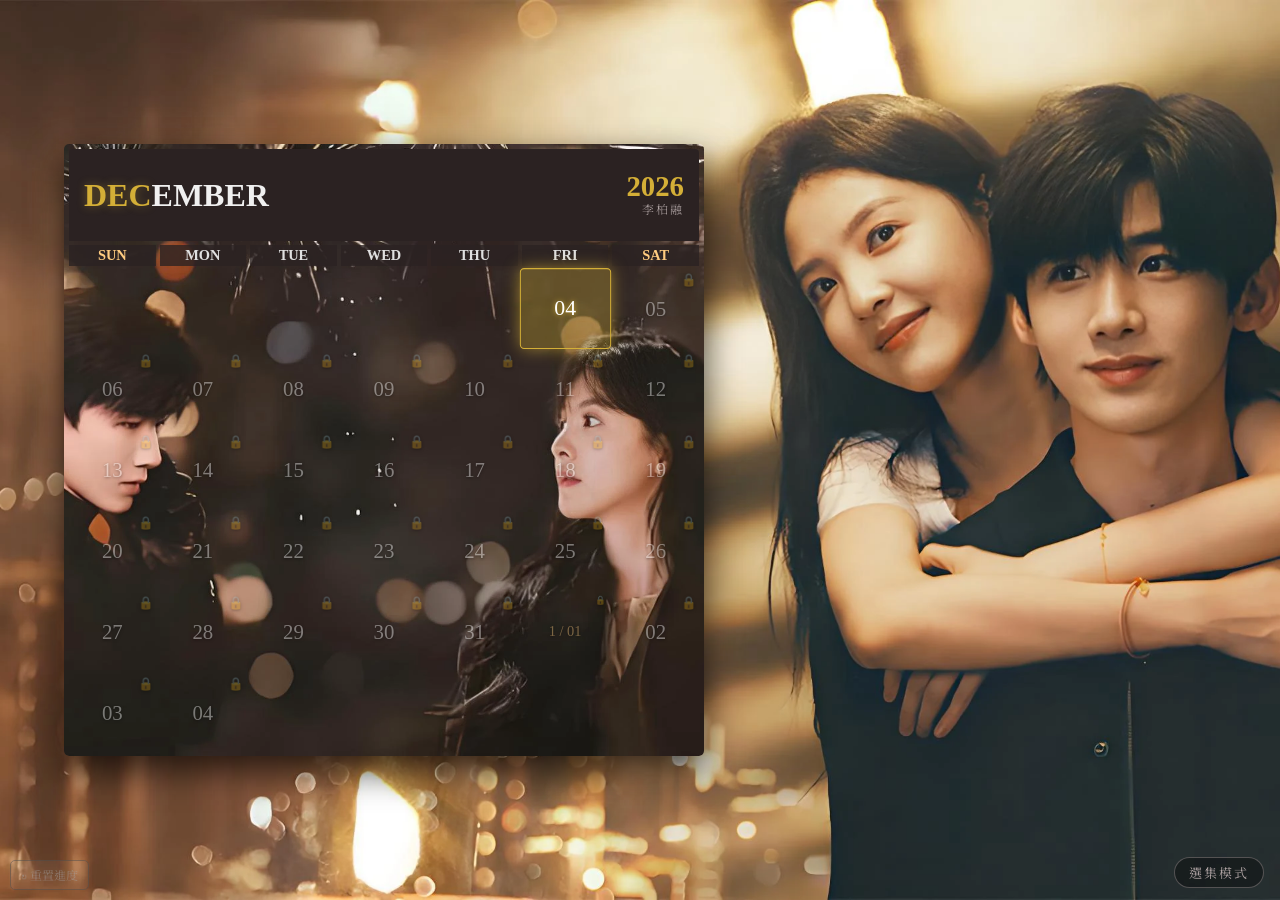
<file: index.html>
<!DOCTYPE html>
<html lang="zh-TW">
<head>
    <meta charset="UTF-8">
    <meta name="viewport" content="width=device-width, initial-scale=1.0">
    <title>難哄・日曆</title>

    <link rel="preload" href="./assets/images/bj-gq.webp" as="image" type="image/webp">
    <link rel="preload" href="./assets/images/heng.webp" as="image" type="image/webp">

    <link rel="stylesheet" href="./assets/css/style.css">
    <link rel="stylesheet" href="./assets/css/episode.css">

    <style>
        @import url('https://fonts.googleapis.com/css2?family=Noto+Serif+TC:wght@400;700&display=swap');
    </style>

</head>
<body>
    <div class="background">
        <div class="container" id="calendar-container">
            <div class="info-column">
                <div class="month-text">
                    <p class="month_red">DEC</p><p>EMBER</p>
                </div>
                <div class="details-block">
                    <div class="year-text">2025</div>
                    <div class="producer-info">李柏融</div>
                </div>
            </div>
            <div class="title title_1">SUN</div> <div class="title">MON</div> <div class="title">TUE</div>
            <div class="title">WED</div> <div class="title">THU</div> <div class="title">FRI</div> <div class="title title_1">SAT</div>
            <div class="days ndays">30</div>
            <div class="days date-cell" data-idx="0">01</div> <div class="days date-cell" data-idx="1">02</div> <div class="days date-cell" data-idx="2">03</div>
            <div class="days date-cell" data-idx="3">04</div> <div class="days date-cell" data-idx="4">05</div> <div class="days date-cell" data-idx="5">06</div>
            <div class="days date-cell" data-idx="6">07</div> <div class="days date-cell" data-idx="7">08</div> <div class="days date-cell" data-idx="8">09</div>
            <div class="days date-cell" data-idx="9">10</div> <div class="days date-cell" data-idx="10">11</div> <div class="days date-cell" data-idx="11">12</div>
            <div class="days date-cell" data-idx="12">13</div> <div class="days date-cell" data-idx="13">14</div> <div class="days date-cell" data-idx="14">15</div>
            <div class="days date-cell" data-idx="15">16</div> <div class="days date-cell" data-idx="16">17</div> <div class="days date-cell" data-idx="17">18</div>
            <div class="days date-cell" data-idx="18">19</div> <div class="days date-cell" data-idx="19">20</div> <div class="days date-cell" data-idx="20">21</div>
            <div class="days date-cell" data-idx="21">22</div> <div class="days date-cell" data-idx="22">23</div> <div class="days date-cell" data-idx="23">24</div>
            <div class="days date-cell" data-idx="24">25</div> <div class="days date-cell" data-idx="25">26</div> <div class="days date-cell" data-idx="26">27</div>
            <div class="days date-cell" data-idx="27">28</div> <div class="days date-cell" data-idx="28">29</div> <div class="days date-cell" data-idx="29">30</div>
            <div class="days date-cell" data-idx="30">31</div>
            <div class="days date-cell" data-idx="31" style="color: #ffcc80;">01</div> 
            <div class="days ndays">02</div> <div class="days ndays">03</div>
            <div class="days ndays">04</div> <div class="days ndays">05</div>
        </div>

        <!-- 轉場、當集內容、彩蛋圖全螢幕由 episode.js 建立（和選集頁共用） -->
    </div>
    
    <button class="reset-btn" onclick="resetProgress()">↻ 重置進度</button>
    <a class="mode-link" href="./story.html">選集模式</a>

    <div id="toast" role="status" aria-live="polite"></div>

    <div id="finale" role="dialog" aria-modal="true" aria-labelledby="finale-title" hidden>
        <div class="finale-card">
            <p class="finale-range" id="finale-range"></p>
            <h2 id="finale-title">32 天，全部走完了</h2>
            <p class="finale-text">從重逢到圓滿，謝謝你每天回來打開一格。</p>
            <p class="finale-hint" id="finale-hint"></p>
            <button id="finale-close" type="button">回到日曆</button>
        </div>
    </div>

    <div id="debug-panel">
        <h3>🔧 開發者測試面板</h3>
        <p>設定 Day 1 起始日期：</p>
        <div class="debug-controls">
            <input type="date" id="debug-date-input">
            <button onclick="setDebugDate()">確認修改</button>
        </div>
        <p class="debug-hint">日曆將以該日期作為第1天重新排列。</p>
    </div>

    <script src="./assets/js/data.js"></script>
    <script src="./assets/js/progress.js"></script>
    <script src="./assets/js/episode.js"></script>
    <script src="./assets/js/main.js"></script>
</body>
</html>
</file>
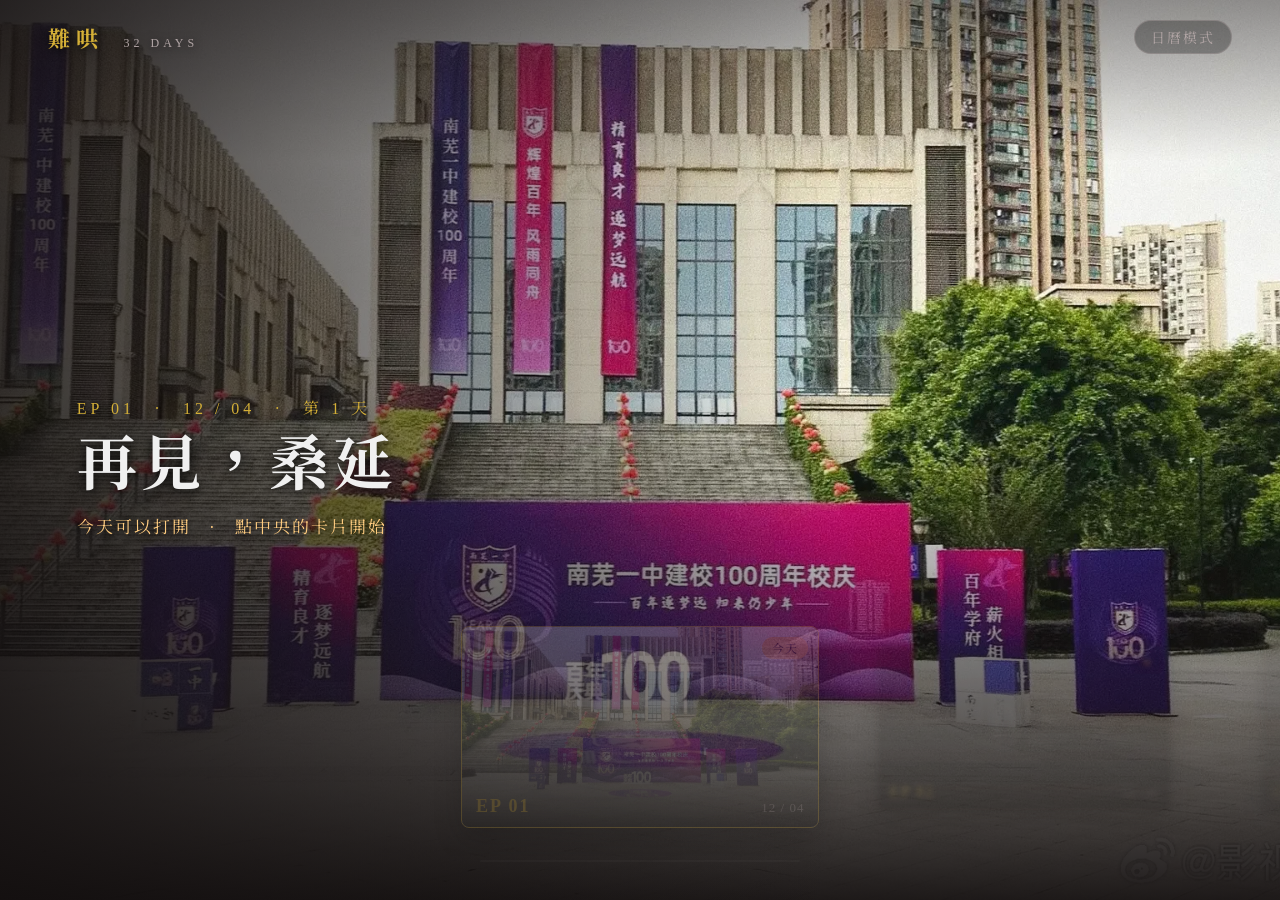
<file: story.html>
<!DOCTYPE html>
<html lang="zh-TW">
<head>
    <meta charset="UTF-8">
    <meta name="viewport" content="width=device-width, initial-scale=1.0">
    <title>難哄・選集</title>

    <link rel="preconnect" href="https://fonts.googleapis.com">
    <link rel="stylesheet" href="https://fonts.googleapis.com/css2?family=Noto+Serif+TC:wght@400;700&display=swap">
    <link rel="stylesheet" href="./assets/css/episode.css">
    <link rel="stylesheet" href="./assets/css/story.css">
</head>
<body>
    <!-- 背景：焦點那一集的封面，模糊後鋪滿 -->
    <div class="backdrop" aria-hidden="true">
        <div class="backdrop-layer" id="backdrop-a"></div>
        <div class="backdrop-layer" id="backdrop-b"></div>
    </div>

    <header class="topbar">
        <p class="brand" id="brand">難哄 <span>32 DAYS</span></p>
        <a class="mode-link" href="./index.html">日曆模式</a>
    </header>

    <main class="stage">
        <section class="hero" aria-live="polite">
            <p class="hero-meta" id="hero-meta"></p>
            <h1 class="hero-title" id="hero-title"></h1>
            <p class="hero-state" id="hero-state"></p>
        </section>

        <div class="rail-wrap">
            <div class="rail" id="rail" role="group" aria-label="32 集選集，用左右方向鍵切換"></div>
            <div class="rail-progress" aria-hidden="true"><div id="rail-progress-bar"></div></div>
        </div>
    </main>

    <!-- 轉場、當集內容、彩蛋圖全螢幕由 episode.js 建立（和日曆頁共用） -->

    <div id="toast" role="status" aria-live="polite"></div>

    <div id="finale" role="dialog" aria-modal="true" aria-labelledby="finale-title" hidden>
        <div class="finale-card">
            <p class="finale-range" id="finale-range"></p>
            <h2 id="finale-title">32 天，全部走完了</h2>
            <p class="finale-text">從重逢到圓滿，謝謝你每天回來打開一格。</p>
            <p class="finale-hint" id="finale-hint"></p>
            <button id="finale-close" type="button">回到選集</button>
        </div>
    </div>

    <!-- 開發者模式：連點左上角「難哄」5 次 -->
    <div id="debug-panel">
        <h3>🔧 開發者測試面板</h3>
        <p>設定 Day 1 起始日期：</p>
        <div class="debug-controls">
            <input type="date" id="debug-date-input">
            <button type="button" id="debug-apply">確認修改</button>
        </div>
        <p class="debug-hint">選集將以該日期作為第 1 天重新排列，所有集數都能打開。</p>
    </div>

    <script src="./assets/js/data.js"></script>
    <script src="./assets/js/progress.js"></script>
    <script src="./assets/js/episode.js"></script>
    <script src="./assets/js/story.js"></script>
</body>
</html>
</file>
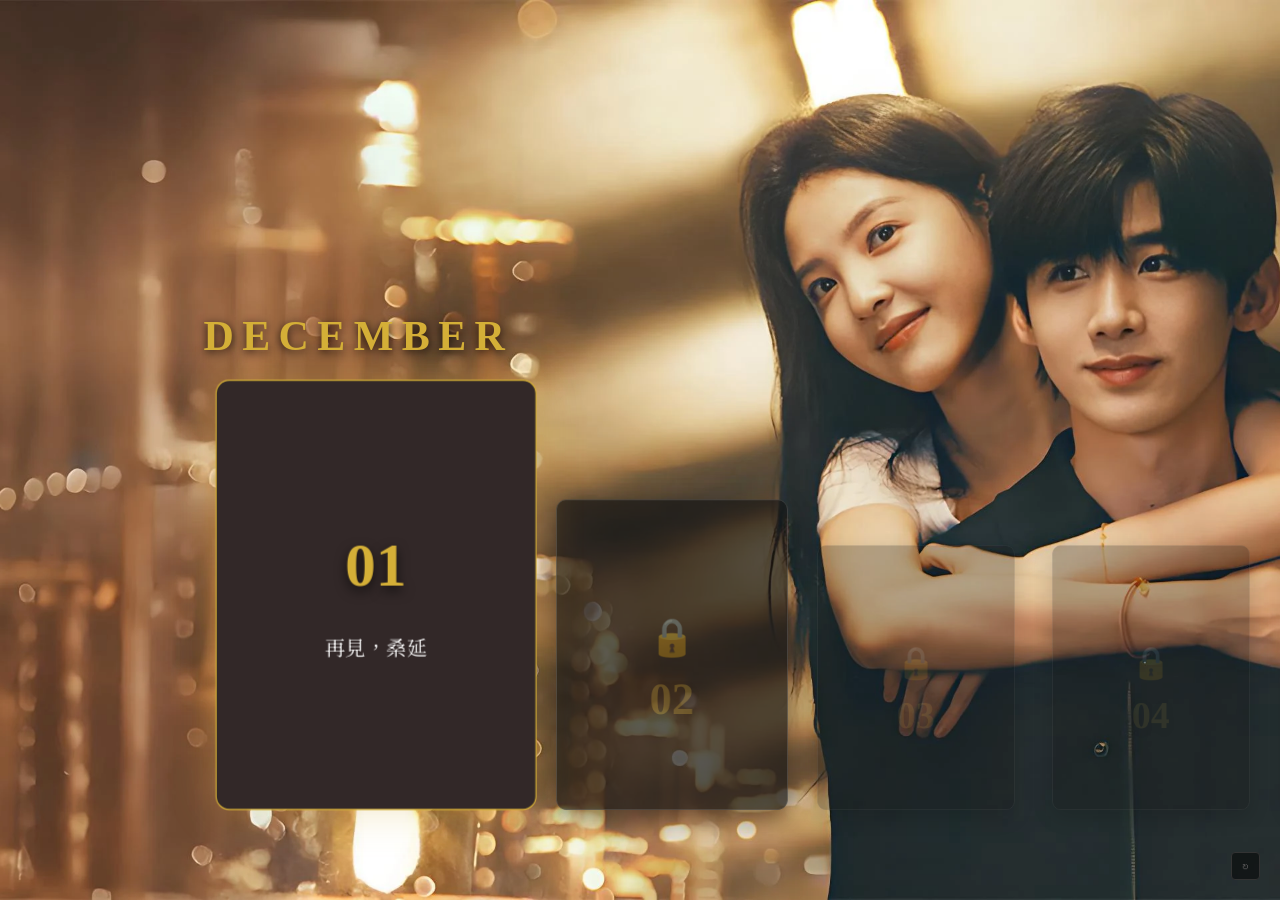
<file: prototypes/story_horizontal.html>
<!DOCTYPE html>
<html lang="zh-TW">
<head>
    <meta charset="UTF-8">
    <meta name="viewport" content="width=device-width, initial-scale=1.0, maximum-scale=1.0, user-scalable=no">
    <title>難哄・原版風格回歸</title>
    <style>
        @import url('https://fonts.googleapis.com/css2?family=Noto+Serif+TC:wght@400;700&display=swap');
        
        * {
            box-sizing: border-box;
            margin: 0;
            padding: 0;
            font-family: 'Times New Roman', 'Noto Serif TC', serif; 
            -webkit-tap-highlight-color: transparent;
        }

        html, body {
            width: 100%;
            height: 100vh;
            margin: 0;
            overflow: hidden;
            background: transparent;
        }

        /* 背景設定：完全移除遮罩，呈現原圖 */
        .background {
            position: fixed;
            top: 0; left: 0;
            width: 100vw; height: 100vh;
            background-image: url("../assets/images/bj-gq.webp"); 
            background-size: cover;
            background-position: center; 
            background-repeat: no-repeat;
            z-index: -1;
        }

        /* 標題區域：下調至 60vh */
        .header-info {
            position: fixed;
            bottom: 60vh; 
            left: 28vw;   
            transform: translateX(-50%);
            
            text-align: center;
            z-index: 20; 
            color: #d4af37;
            text-shadow: 0 2px 10px rgba(0,0,0,0.8);
            pointer-events: none;
            transition: opacity 0.3s;
            width: 50vw;
        }
        
        .header-info h1 { 
            font-size: clamp(24px, 3.5vw, 42px); 
            letter-spacing: 0.2em; 
            margin: 0;
            font-weight: bold;
            text-transform: uppercase;
        }

        /* 時間軸容器 */
        .timeline-wrapper {
            position: relative;
            width: 100vw;
            height: 100vh;
            display: flex;
            align-items: flex-end; 
            padding-bottom: 10vh; 
            
            overflow-x: auto;
            overflow-y: hidden;
            
            padding-left: 28vw;  
            padding-right: 72vw; 
            
            scrollbar-width: none; 
            -ms-overflow-style: none;
            z-index: 10;
        }
        .timeline-wrapper::-webkit-scrollbar { display: none; }

        .card-item {
            position: relative;
            flex: 0 0 auto;
            width: 22vw;  
            min-width: 220px;
            height: 42vh; 
            margin: 0 1vw; 
            
            background: rgba(43, 34, 34, 0.95); /* 稍微加深一點底色以確保文字在無遮罩背景上清晰 */
            border: 1px solid rgba(212, 175, 55, 0.3);
            border-radius: 12px;
            display: flex;
            flex-direction: column;
            justify-content: center;
            align-items: center;
            text-align: center;
            cursor: pointer;
            
            z-index: 1;
            box-shadow: 0 10px 30px rgba(0,0,0,0.5);
            transform-origin: bottom center; 
            
            transition: border-color 0.3s, box-shadow 0.3s, opacity 0.3s; 
            will-change: transform, margin-left, margin-right;
        }

        .card-item.locked {
            background: rgba(20, 20, 20, 0.85);
            border-color: #444;
            color: #555;
            cursor: not-allowed;
        }

        .card-date {
            font-size: 6vh; 
            font-weight: bold;
            color: #d4af37;
            margin-bottom: 1vh;
            text-shadow: 0 4px 10px rgba(0,0,0,0.6);
        }
        
        .card-title {
            font-size: 2vh;
            color: #fff;
            padding: 0 10px;
            opacity: 0; 
            transform: translateY(10px);
            transition: all 0.5s ease;
            margin-top: 2vh;
        }

        .card-item.active-card .card-title {
            opacity: 1;
            transform: translateY(0);
        }
        
        .card-item.active-card {
            border: 1px solid #d4af37;
            box-shadow: 0 0 40px rgba(212, 175, 55, 0.3);
            background: rgba(50, 40, 40, 1);
        }

        .card-lock-icon { font-size: 5vh; opacity: 0.4; margin-bottom: 2vh; }

        /* 全螢幕轉場 */
        #video-overlay {
            position: fixed; top: 0; left: 0; width: 100vw; height: 100vh;
            background: black; z-index: 100;
            display: flex; justify-content: center; align-items: center;
            opacity: 0; pointer-events: none; transition: opacity 0.5s ease-in-out;
        }
        #video-overlay.active { opacity: 1; pointer-events: all; }
        #transition-video {
            position: absolute; top: 50%; left: 50%;
            min-width: 100%; min-height: 100%; width: auto; height: auto;
            transform: translate(-50%, -50%); object-fit: cover; display: none;
        }
        
        /* --- 詳細頁面 (還原原版樣式) --- */
        #detail-view {
            position: fixed;
            top: 50%; 
            /* 固定在左側，不隨卡片移動，避免遮擋右側人像 */
            left: 5vw; 
            
            /* 尺寸設定 */
            width: 50vw;
            max-width: 700px; 
            height: 60vh;
            
            /* 垂直置中 */
            transform: translate(0, -50%);
            
            /* 樣式還原 */
            background: rgba(30, 24, 24, 0.95); 
            backdrop-filter: blur(10px);
            border: 1px solid rgba(212, 175, 55, 0.4);
            border-radius: 5px; 
            box-shadow: 0 25px 60px rgba(0,0,0,0.9);
            
            display: flex;
            justify-content: center;
            align-items: center;
            
            opacity: 0;
            visibility: hidden;
            transition: opacity 0.6s ease, visibility 0.6s ease;
            z-index: 150;
            overflow: hidden;
            cursor: pointer;
        }
        #detail-view.active { opacity: 1; visibility: visible; }

        /* 內部縮放容器 (原版邏輯) */
        .detail-scaler {
            width: 900px; /* 基準寬度 */
            height: 500px; /* 基準高度 */
            display: flex;
            flex-direction: column;
            justify-content: center;
            align-items: center;
            padding: 40px; 
            transform-origin: center center;
        }

        .detail-date {
            font-size: 4em; 
            color: #d4af37; 
            font-weight: bold;
            margin-bottom: 30px; 
            text-shadow: 0 4px 10px rgba(0,0,0,0.8);
            text-align: center; 
            letter-spacing: 2px;
            width: 100%;
            line-height: 1;
        }
        .detail-title { 
            font-size: 2em; 
            margin-bottom: 40px; 
            color: #ffffff; 
            font-weight: normal;
            text-shadow: 0 2px 5px rgba(0,0,0,1); 
            text-align: left;
            padding-left: 40px; 
            position: relative;
            letter-spacing: 1px;
            width: 100%;
        }
        .detail-text {
            font-size: 2.5em; 
            line-height: 1.4;
            letter-spacing: 2px;
            font-style: italic;
            color: #ffd700; 
            font-weight: bold; 
            text-shadow: 0 2px 5px rgba(0,0,0,1); 
            text-align: right;
            padding-right: 40px; 
            margin-bottom: 30px; 
            width: 100%;
        }

        .reset-btn {
            position: fixed; bottom: 20px; right: 20px;
            background: rgba(0,0,0,0.5); color: #555;
            border: 1px solid #333; padding: 5px 10px;
            border-radius: 4px; cursor: pointer; z-index: 200;
        }
        .reset-btn:hover { color: #d4af37; border-color: #d4af37; }

    </style>
</head>
<body>

    <div class="background"></div>

    <div class="header-info">
        <h1>DECEMBER</h1>
    </div>

    <div class="timeline-wrapper" id="timeline-scroll-area">
        </div>

    <div id="video-overlay">
        <video id="transition-video" muted playsinline>
            您的瀏覽器不支援 HTML5 影片。
        </video>
    </div>

    <div id="detail-view" onclick="closeDetail()">
        <div class="detail-scaler" id="detail-scaler">
            <div class="detail-date" id="display-date">12 / 01</div>
            <div class="detail-title" id="display-title">標題</div>
            <div class="detail-text" id="display-quote">內容</div>
        </div>
    </div>

    <button class="reset-btn" onclick="resetProgress()">↻</button>

    <script>
        const episodes = [
            { ep: "EP 01", title: "再見，桑延", quote: "再見，溫以凡" },
            { ep: "EP 02", title: "你的名字", quote: "刻在我心底" },
            { ep: "EP 03", title: "每個人都需要白月光", quote: "你就是我的白月光" },
            { ep: "EP 04", title: "流言", quote: "由我幫你吹散" },
            { ep: "EP 05", title: "靠近一點", quote: "可以嗎？" },
            { ep: "EP 06", title: "我會一直陪著你", quote: "你會一直陪著我？" },
            { ep: "EP 07", title: "偷偷……", quote: "藏不住" },
            { ep: "EP 08", title: "雨中的太陽", quote: "耀眼而溫暖" },
            { ep: "EP 09", title: "口是心非", quote: "但是身體會很誠實" },
            { ep: "EP 10", title: "你忘了", quote: "但我記得" },
            { ep: "EP 11", title: "保護好自己", quote: "我都在" },
            { ep: "EP 12", title: "如何才能快樂？", quote: "有你才快樂" },
            { ep: "EP 13", title: "約好了", quote: "想跟你一起" },
            { ep: "EP 14", title: "放不下", quote: "對你的感覺" },
            { ep: "EP 15", title: "痕跡", quote: "是愛刻出來的" },
            { ep: "EP 16", title: "生日快樂", quote: "得償所願" },
            { ep: "EP 17", title: "最遙遠的距離", quote: "是說不出口的愛你" },
            { ep: "EP 18", title: "在飛奔向你的途中", quote: "請在原地等我" },
            { ep: "EP 19", title: "敗降", quote: "不是敗將，而是敗給你溫霜降" },
            { ep: "EP 20", title: "想悄悄住進你的靈魂", quote: "接住你在每一個脆弱的時刻" },
            { ep: "EP 21", title: "希望在哪？", quote: "希望在未來每一個有你的地方" },
            { ep: "EP 22", title: "機會是留給你的", quote: "而我，已經準備好被你抓住了" },
            { ep: "EP 23", title: "躲能躲哪兒？", quote: "只能躲進我懷裡" },
            { ep: "EP 24", title: "離開的理由", quote: "是不願成為你人生的風暴" },
            { ep: "EP 25", title: "不管你在哪", quote: "我去找你" },
            { ep: "EP 26", title: "約定", quote: "我不會再失約了" },
            { ep: "EP 27", title: "我接受", quote: "不完美的自己" },
            { ep: "EP 28", title: "重生的機會", quote: "如果有，一定還是為了遇見你" },
            { ep: "EP 29", title: "愛是", quote: "成為彼此的光" },
            { ep: "EP 30", title: "依靠是", quote: "托付脆弱，堅定選擇" },
            { ep: "EP 31", title: "愛你", quote: "從相遇的第一天到未來每一天" },
            { ep: "EP 32", title: "至死都暴烈地愛我", quote: "是你！" }
        ];

        let unlockedIndex = parseInt(localStorage.getItem('loveCalendarProgress')) || 0;
        const wrapper = document.getElementById('timeline-scroll-area');
        const videoOverlay = document.getElementById('video-overlay');
        const transitionVideo = document.getElementById('transition-video');
        const detailView = document.getElementById('detail-view');
        const detailScaler = document.getElementById('detail-scaler'); 
        const videoSourceURL = '../assets/videos/transition-past.mp4';
        
        let currentViewingIndex = -1;
        let cardElements = [];
        let centerIndex = -1;
        
        let snapTargetIndex = -1; 
        let isSnapping = false;

        // 詳細頁縮放邏輯 (原版移植)
        function scaleDetailView() {
            const containerWidth = detailView.offsetWidth;
            const containerHeight = detailView.offsetHeight;
            const contentWidth = 900; 
            const contentHeight = 500; 
            const scaleX = containerWidth / contentWidth;
            const scaleY = containerHeight / contentHeight;
            let scale = Math.min(scaleX, scaleY);
            scale = Math.min(scale, 1);
            detailScaler.style.transform = `scale(${scale})`;
        }
        window.addEventListener('resize', scaleDetailView);

        function initTimeline() {
            const existingItems = document.querySelectorAll('.card-item');
            existingItems.forEach(el => el.remove());
            cardElements = [];

            episodes.forEach((data, index) => {
                const card = document.createElement('div');
                card.className = 'card-item';
                
                let displayDate = (index + 1).toString().padStart(2, '0');
                if (index === 31) displayDate = "01";

                if (index > unlockedIndex) {
                    card.classList.add('locked');
                    card.innerHTML = `
                        <div class="card-lock-icon" style="margin-top: 5vh;">🔒</div>
                        <div class="card-date" style="opacity: 0.3;">${displayDate}</div>
                    `;
                } else {
                    card.innerHTML = `
                        <div class="card-date">${displayDate}</div>
                        <div class="card-title">${data.title}</div>
                    `;
                    card.onclick = () => handleCardClick(index);
                }

                card.id = `card-${index}`;
                wrapper.appendChild(card);
                cardElements.push(card);
            });

            // 關鍵修復：在設定 Scroll 之前，先執行一次邏輯計算出所有卡片的寬度/Margin
            // 這樣 DOM 佈局確定了，ScrollTo 才會準
            updateCardScalesLogic();

            // 初始定位
            scrollToCard(unlockedIndex, 'auto');

            // 啟動迴圈
            requestAnimationFrame(animationLoop);
        }

        // 抽離出邏輯，方便初始化時單獨調用
        function updateCardScalesLogic() {
            const wrapperWidth = wrapper.getBoundingClientRect().width;
            const focusPoint = wrapperWidth * 0.28; 

            let closestDist = Infinity;
            let tempCenterIndex = -1;

            cardElements.forEach((card, index) => {
                const rect = card.getBoundingClientRect();
                const cardWidth = rect.width; // 當下寬度
                const cardCenter = rect.left + cardWidth / 2;
                
                const distance = Math.abs(focusPoint - cardCenter);
                
                if (distance < closestDist) {
                    closestDist = distance;
                    tempCenterIndex = index;
                }
                
                const activeRange = cardWidth * 0.7; 
                const neighborRange = cardWidth * 1.8; 
                
                let scale = 1;
                let opacity = 1;
                let zIndex = 0;

                if (distance < activeRange) {
                    scale = 1.15 - (distance / activeRange) * 0.15; 
                    card.classList.add('active-card');
                    zIndex = 10;
                    opacity = 1;
                } else if (distance < neighborRange) {
                    const progress = (distance - activeRange) / (neighborRange - activeRange);
                    scale = 1.0 - (progress * 0.3); 
                    card.classList.remove('active-card');
                    zIndex = 5;
                    opacity = 0.8;
                } else {
                    scale = 0.7; 
                    card.classList.remove('active-card');
                    zIndex = 1;
                    opacity = 0.3; 
                }

                const visualLossPerSide = (cardWidth * (1 - scale)) / 2;
                const baseGap = wrapperWidth * 0.005; 
                const newMargin = baseGap - visualLossPerSide;

                card.style.transform = `scale(${scale})`;
                card.style.opacity = opacity;
                card.style.zIndex = zIndex;
                card.style.marginLeft = `${newMargin}px`;
                card.style.marginRight = `${newMargin}px`;
            });
            centerIndex = tempCenterIndex;
        }

        function animationLoop() {
            const wrapperWidth = wrapper.getBoundingClientRect().width;
            const focusPoint = wrapperWidth * 0.28;
            
            // 1. 自動導航
            if (isSnapping && snapTargetIndex !== -1) {
                const targetCard = cardElements[snapTargetIndex];
                if (targetCard) {
                    const rect = targetCard.getBoundingClientRect();
                    const currentCenter = rect.left + rect.width / 2;
                    const diff = currentCenter - focusPoint;
                    
                    if (Math.abs(diff) > 0.5) {
                        wrapper.scrollLeft += diff * 0.15; 
                    }
                }
            }

            // 2. 更新縮放
            updateCardScalesLogic();
            
            requestAnimationFrame(animationLoop);
        }

        function scrollToCard(index, behavior = 'smooth') {
            const card = document.getElementById(`card-${index}`);
            if (!card) return;
            
            // 強制計算一次位置，確保準確
            updateCardScalesLogic();

            const wrapperWidth = wrapper.clientWidth;
            const targetFocusPoint = wrapperWidth * 0.28;
            
            // 因為是 display:flex，offsetLeft 是相對容器起始點的
            // 我們需要加上當前的 margin 修正
            const cardLeft = card.offsetLeft; 
            const cardWidth = card.offsetWidth; // 這是 DOM 寬度 (不含 scale 縮小視覺)
            const cardCenter = cardLeft + cardWidth / 2;

            const targetScrollLeft = cardCenter - targetFocusPoint;
            
            wrapper.scrollTo({
                left: targetScrollLeft,
                behavior: behavior
            });
        }

        function handleCardClick(index) {
            if (index === centerIndex) {
                openCard(index);
            } else {
                snapTargetIndex = index;
                isSnapping = true;
            }
        }

        wrapper.addEventListener("wheel", (evt) => {
            evt.preventDefault();
            wrapper.scrollLeft += evt.deltaY;
            isSnapping = false; 
            snapTargetIndex = -1;
        });
        
        wrapper.addEventListener("touchstart", () => {
            isSnapping = false;
            snapTargetIndex = -1;
        });

        function openCard(index) {
            currentViewingIndex = index;
            const data = episodes[index];
            let displayDateStr = (index + 1).toString().padStart(2, '0');
            if (index === 31) displayDateStr = "01 / 01";
            else displayDateStr = `12 / ${displayDateStr}`;

            document.getElementById('display-date').innerText = displayDateStr;
            document.getElementById('display-title').innerText = data.title;
            document.getElementById('display-quote').innerHTML = data.quote;

            wrapper.style.opacity = '0'; 
            document.querySelector('.header-info').style.opacity = '0'; 
            playTransition();
        }

        function playTransition() {
            videoOverlay.classList.add('active');
            if (!transitionVideo.src || transitionVideo.src === window.location.href) {
                 transitionVideo.src = videoSourceURL;
            }
            transitionVideo.playbackRate = 3.2;
            transitionVideo.style.display = 'block';
            transitionVideo.currentTime = 0;
            transitionVideo.play().catch(e => console.log(e));

            setTimeout(() => {
                finishTransition();
            }, 2500); 
        }

        function finishTransition() {
            scaleDetailView();
            detailView.classList.add('active');
            videoOverlay.classList.remove('active');
            setTimeout(() => {
                transitionVideo.pause();
                transitionVideo.style.display = 'none';
            }, 500);
        }

        function closeDetail() {
            detailView.classList.remove('active');
            wrapper.style.opacity = '1'; 
            document.querySelector('.header-info').style.opacity = '1';

            if (currentViewingIndex === unlockedIndex && unlockedIndex < episodes.length - 1) {
                unlockedIndex++;
                localStorage.setItem('loveCalendarProgress', unlockedIndex);
                setTimeout(() => {
                    initTimeline(); 
                    // 確保重新對齊
                    scrollToCard(unlockedIndex, 'smooth');
                }, 600);
            }
        }

        function resetProgress() {
            if(confirm("重置回到起點？")) {
                localStorage.removeItem('loveCalendarProgress');
                unlockedIndex = 0;
                initTimeline();
            }
        }

        initTimeline();
        scaleDetailView();
    </script>
</body>
</html>
</file>
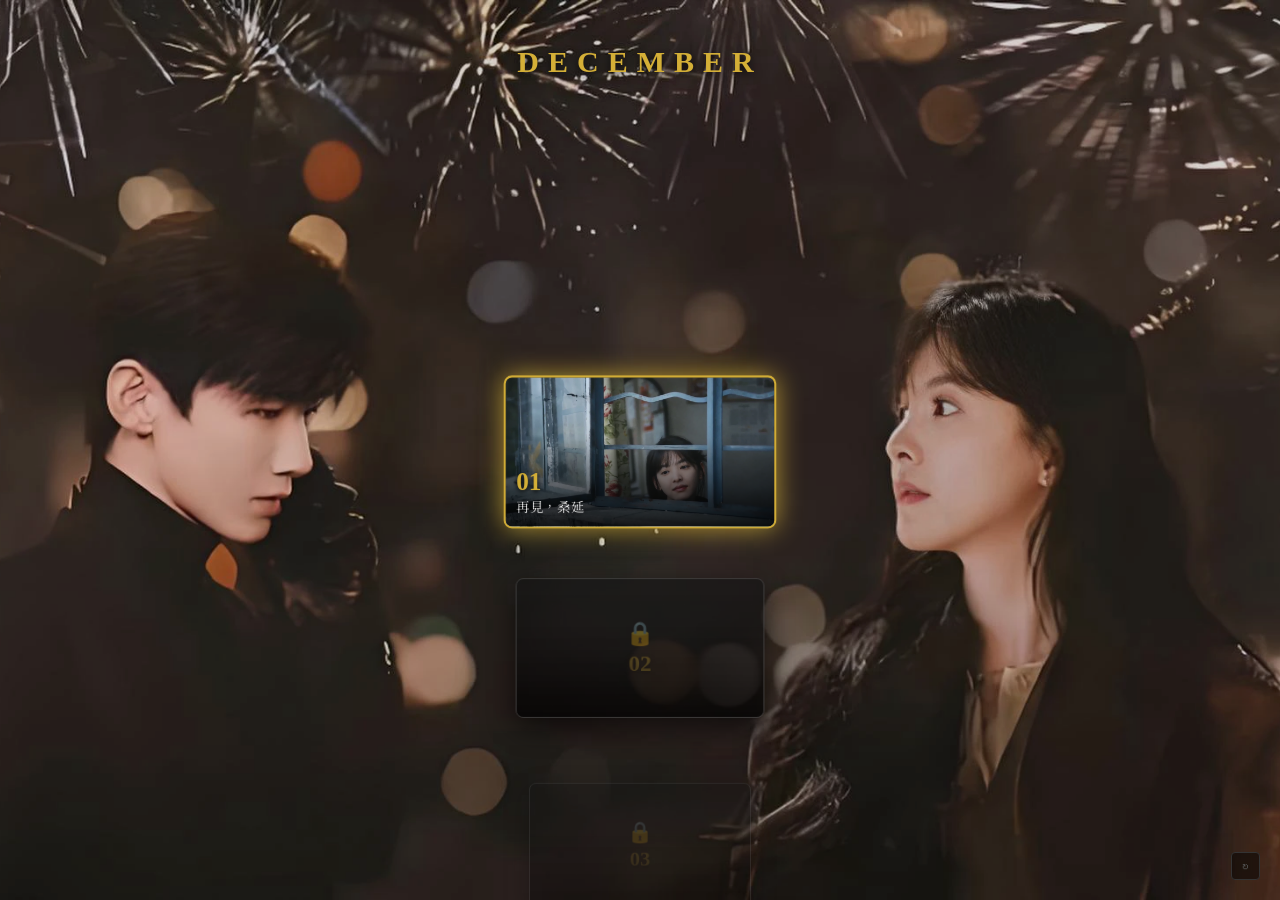
<file: prototypes/story_vertical.html>
<!DOCTYPE html>
<html lang="zh-TW">
<head>
    <meta charset="UTF-8">
    <meta name="viewport" content="width=device-width, initial-scale=1.0, maximum-scale=1.0, user-scalable=no">
    <title>難哄・垂直故事線</title>
    <style>
        @import url('https://fonts.googleapis.com/css2?family=Noto+Serif+TC:wght@400;700&display=swap');
        
        * {
            box-sizing: border-box;
            margin: 0;
            padding: 0;
            font-family: 'Times New Roman', 'Noto Serif TC', serif; 
            -webkit-tap-highlight-color: transparent;
        }

        html, body {
            width: 100%;
            height: 100vh;
            margin: 0;
            overflow: hidden;
            /* 修正 1：移除黑色背景，改為透明，避免遮擋 */
            background: transparent;
        }

        /* 修正 2：背景層設定 */
        .background {
            position: fixed;
            top: 0; left: 0;
            width: 100vw; height: 100vh;
            /* 修正 3：檔名改為 jpg */
            background-image: url("../assets/images/heng.webp"); 
            background-size: cover;
            background-position: center center; 
            background-repeat: no-repeat;
            
            /* 修正 4：Z-index 改為 0，確保不會被 body 蓋住，但仍在內容之下 */
            z-index: 0;
            
            /* 稍微降低一點點亮度讓文字更清楚，但不要太黑 */
            filter: brightness(0.85); 
        }

        /* 標題區域 */
        .header-info {
            position: fixed;
            top: 5vh; 
            left: 50%;   
            transform: translateX(-50%);
            text-align: center;
            z-index: 20; 
            color: #d4af37;
            text-shadow: 0 2px 10px rgba(0,0,0,0.8);
            pointer-events: none;
            transition: opacity 0.3s;
            width: 100%;
        }
        
        .header-info h1 { 
            font-size: clamp(18px, 4vw, 30px); 
            letter-spacing: 0.3em; 
            margin: 0;
            font-weight: bold;
            text-transform: uppercase;
        }

        /* 垂直時間軸容器 */
        .timeline-wrapper {
            position: relative;
            width: 100vw;
            height: 100vh;
            display: flex;
            flex-direction: column; 
            align-items: center; 
            padding-top: 45vh; 
            padding-bottom: 45vh; 
            overflow-y: auto; 
            overflow-x: hidden;
            scrollbar-width: none; 
            -ms-overflow-style: none;
            /* 確保內容層級高於背景 */
            z-index: 10;
        }
        .timeline-wrapper::-webkit-scrollbar { display: none; }

        /* 卡片樣式 */
        .card-item {
            position: relative;
            flex: 0 0 auto;
            
            /* --- 修正 5：再次縮小寬度，讓卡片塞在兩個人中間 --- */
            width: 35vw;  /* 從 48vw 改為 35vw */
            min-width: 200px; /* 手機版最小寬度 */
            max-width: 260px; /* 電腦版最大限制 */
            
            aspect-ratio: 16 / 9;
            margin: 25px 0; /* 增加間距，讓畫面更乾淨 */
            
            background-color: rgba(43, 34, 34, 0.95);
            background-size: cover;
            background-position: center;
            background-repeat: no-repeat;
            
            border: 1px solid rgba(212, 175, 55, 0.3);
            border-radius: 8px;
            
            display: flex;
            flex-direction: column;
            justify-content: flex-end; 
            align-items: flex-start;   
            text-align: left;
            padding: 10px;
            
            cursor: pointer;
            z-index: 1;
            box-shadow: 0 10px 30px rgba(0,0,0,0.8);
            
            transform-origin: center center; 
            transition: border-color 0.3s, box-shadow 0.3s, opacity 0.3s; 
            will-change: transform;
            overflow: hidden;
        }

        .card-overlay {
            position: absolute;
            top: 0; left: 0; width: 100%; height: 100%;
            background: linear-gradient(to top, rgba(0,0,0,0.9) 0%, rgba(0,0,0,0.1) 60%, rgba(0,0,0,0) 100%);
            z-index: 1;
        }

        .card-content {
            position: relative;
            z-index: 2;
            width: 100%;
        }

        .card-item.locked {
            background-image: none !important;
            background-color: rgba(20, 20, 20, 0.85);
            border-color: #444;
            color: #555;
            cursor: not-allowed;
            justify-content: center;
            align-items: center;
        }

        .card-date {
            font-size: 1.5rem; /* 字體再調小一點 */
            font-weight: bold;
            color: #d4af37;
            margin-bottom: 2px;
            text-shadow: 0 2px 5px rgba(0,0,0,1);
            line-height: 1;
        }
        
        .card-title {
            font-size: 0.8rem;
            color: #fff;
            opacity: 0.9; 
            text-shadow: 0 2px 5px rgba(0,0,0,1);
            white-space: nowrap;
            overflow: hidden;
            text-overflow: ellipsis;
            width: 100%;
        }

        .card-item.active-card {
            border: 2px solid #d4af37;
            box-shadow: 0 0 25px rgba(212, 175, 55, 0.8);
        }

        .card-lock-icon { font-size: 1.5rem; opacity: 0.4; margin-bottom: 5px; z-index: 2;}

        /* 全螢幕轉場 */
        #video-overlay {
            position: fixed; top: 0; left: 0; width: 100vw; height: 100vh;
            background: black; z-index: 100;
            display: flex; justify-content: center; align-items: center;
            opacity: 0; pointer-events: none; transition: opacity 0.5s ease-in-out;
        }
        #video-overlay.active { opacity: 1; pointer-events: all; }
        #transition-video {
            position: absolute; top: 50%; left: 50%;
            min-width: 100%; min-height: 100%; width: auto; height: auto;
            transform: translate(-50%, -50%); object-fit: cover; display: none;
        }
        
        /* 詳細頁面 */
        #detail-view {
            position: fixed;
            top: 50%; left: 50%;
            transform: translate(-50%, -50%);
            width: 90vw;
            max-width: 800px; 
            aspect-ratio: 16 / 9; 
            background: rgba(20, 20, 20, 0.98); 
            border: 1px solid rgba(212, 175, 55, 0.6);
            border-radius: 8px; 
            box-shadow: 0 0 50px rgba(0,0,0,1);
            display: flex;
            justify-content: center;
            align-items: center;
            opacity: 0;
            visibility: hidden;
            transition: opacity 0.5s ease, visibility 0.5s ease;
            z-index: 150;
            overflow: hidden;
            cursor: pointer;
        }
        #detail-view.active { opacity: 1; visibility: visible; }

        .detail-scaler {
            width: 100%; height: 100%;
            display: flex;
            flex-direction: column;
            justify-content: center;
            align-items: center;
            padding: 30px; 
            text-align: center;
        }

        .detail-date {
            font-size: 3em; 
            color: #d4af37; 
            font-weight: bold;
            margin-bottom: 15px; 
            text-shadow: 0 4px 10px rgba(0,0,0,0.8);
        }
        .detail-title { 
            font-size: 1.5em; 
            margin-bottom: 20px; 
            color: #ffffff; 
            text-shadow: 0 2px 5px rgba(0,0,0,1); 
        }
        .detail-text {
            font-size: 1.3em; 
            line-height: 1.6;
            font-style: italic;
            color: #ffd700; 
            font-weight: bold; 
        }

        .reset-btn {
            position: fixed; bottom: 20px; right: 20px;
            background: rgba(0,0,0,0.5); color: #555;
            border: 1px solid #333; padding: 5px 10px;
            border-radius: 4px; cursor: pointer; z-index: 200;
        }
        .reset-btn:hover { color: #d4af37; border-color: #d4af37; }

    </style>
</head>
<body>

    <div class="background"></div>

    <div class="header-info">
        <h1>DECEMBER</h1>
    </div>

    <div class="timeline-wrapper" id="timeline-scroll-area">
        </div>

    <div id="video-overlay">
        <video id="transition-video" muted playsinline>
            您的瀏覽器不支援 HTML5 影片。
        </video>
    </div>

    <div id="detail-view" onclick="closeDetail()">
        <div class="detail-scaler" id="detail-scaler">
            <div class="detail-date" id="display-date">12 / 01</div>
            <div class="detail-title" id="display-title">標題</div>
            <div class="detail-text" id="display-quote">內容</div>
        </div>
    </div>

    <button class="reset-btn" onclick="resetProgress()">↻</button>

    <script>
        const episodes = [
            { ep: "EP 01", title: "再見，桑延", quote: "再見，溫以凡", img: "../assets/images/ep01-egg-1.webp" },
            { ep: "EP 02", title: "你的名字", quote: "刻在我心底" },
            { ep: "EP 03", title: "每個人都需要白月光", quote: "你就是我的白月光" },
            { ep: "EP 04", title: "流言", quote: "由我幫你吹散" },
            { ep: "EP 05", title: "靠近一點", quote: "可以嗎？" },
            { ep: "EP 06", title: "我會一直陪著你", quote: "你會一直陪著我？" },
            { ep: "EP 07", title: "偷偷……", quote: "藏不住" },
            { ep: "EP 08", title: "雨中的太陽", quote: "耀眼而溫暖" },
            { ep: "EP 09", title: "口是心非", quote: "但是身體會很誠實" },
            { ep: "EP 10", title: "你忘了", quote: "但我記得" },
            { ep: "EP 11", title: "保護好自己", quote: "我都在" },
            { ep: "EP 12", title: "如何才能快樂？", quote: "有你才快樂" },
            { ep: "EP 13", title: "約好了", quote: "想跟你一起" },
            { ep: "EP 14", title: "放不下", quote: "對你的感覺" },
            { ep: "EP 15", title: "痕跡", quote: "是愛刻出來的" },
            { ep: "EP 16", title: "生日快樂", quote: "得償所願" },
            { ep: "EP 17", title: "最遙遠的距離", quote: "是說不出口的愛你" },
            { ep: "EP 18", title: "在飛奔向你的途中", quote: "請在原地等我" },
            { ep: "EP 19", title: "敗降", quote: "不是敗將，而是敗給你溫霜降" },
            { ep: "EP 20", title: "想悄悄住進你的靈魂", quote: "接住你在每一個脆弱的時刻" },
            { ep: "EP 21", title: "希望在哪？", quote: "希望在未來每一個有你的地方" },
            { ep: "EP 22", title: "機會是留給你的", quote: "而我，已經準備好被你抓住了" },
            { ep: "EP 23", title: "躲能躲哪兒？", quote: "只能躲進我懷裡" },
            { ep: "EP 24", title: "離開的理由", quote: "是不願成為你人生的風暴" },
            { ep: "EP 25", title: "不管你在哪", quote: "我去找你" },
            { ep: "EP 26", title: "約定", quote: "我不會再失約了" },
            { ep: "EP 27", title: "我接受", quote: "不完美的自己" },
            { ep: "EP 28", title: "重生的機會", quote: "如果有，一定還是為了遇見你" },
            { ep: "EP 29", title: "愛是", quote: "成為彼此的光" },
            { ep: "EP 30", title: "依靠是", quote: "托付脆弱，堅定選擇" },
            { ep: "EP 31", title: "愛你", quote: "從相遇的第一天到未來每一天" },
            { ep: "EP 32", title: "至死都暴烈地愛我", quote: "是你！" }
        ];

        let unlockedIndex = parseInt(localStorage.getItem('loveCalendarProgress')) || 0;
        const wrapper = document.getElementById('timeline-scroll-area');
        const videoOverlay = document.getElementById('video-overlay');
        const transitionVideo = document.getElementById('transition-video');
        const detailView = document.getElementById('detail-view');
        const videoSourceURL = '../assets/videos/transition-past.mp4';
        
        let currentViewingIndex = -1;
        let cardElements = [];
        let centerIndex = -1;
        
        let snapTargetIndex = -1; 
        let isSnapping = false;

        function initTimeline() {
            const existingItems = document.querySelectorAll('.card-item');
            existingItems.forEach(el => el.remove());
            cardElements = [];

            episodes.forEach((data, index) => {
                const card = document.createElement('div');
                card.className = 'card-item';
                
                let displayDate = (index + 1).toString().padStart(2, '0');
                if (index === 31) displayDate = "01";

                if (index > unlockedIndex) {
                    card.classList.add('locked');
                    card.innerHTML = `
                        <div class="card-overlay"></div>
                        <div class="card-lock-icon">🔒</div>
                        <div class="card-date" style="opacity: 0.5;">${displayDate}</div>
                    `;
                } else {
                    if (data.img) {
                        card.style.backgroundImage = `url('${data.img}')`;
                    }
                    card.innerHTML = `
                        <div class="card-overlay"></div>
                        <div class="card-content">
                            <div class="card-date">${displayDate}</div>
                            <div class="card-title">${data.title}</div>
                        </div>
                    `;
                    card.onclick = () => handleCardClick(index);
                }

                card.id = `card-${index}`;
                wrapper.appendChild(card);
                cardElements.push(card);
            });

            updateCardScalesLogic();
            scrollToCard(unlockedIndex, 'auto');
            requestAnimationFrame(animationLoop);
        }

        function updateCardScalesLogic() {
            const viewportHeight = wrapper.clientHeight;
            const focusPoint = viewportHeight / 2;

            let closestDist = Infinity;
            let tempCenterIndex = -1;

            cardElements.forEach((card, index) => {
                const rect = card.getBoundingClientRect();
                const cardHeight = rect.height;
                const cardCenter = rect.top + cardHeight / 2;
                
                const distance = Math.abs(focusPoint - cardCenter);
                
                if (distance < closestDist) {
                    closestDist = distance;
                    tempCenterIndex = index;
                }
                
                const activeRange = cardHeight * 0.8; 
                
                let scale = 1;
                let opacity = 1;
                let zIndex = 1;

                if (distance < activeRange) {
                    scale = 1.05 - (distance / activeRange) * 0.05; 
                    card.classList.add('active-card');
                    zIndex = 10;
                    opacity = 1;
                } else {
                    const progress = (distance - activeRange) / (viewportHeight / 1.5);
                    scale = Math.max(0.85, 1.0 - progress * 0.3);
                    card.classList.remove('active-card');
                    zIndex = 5;
                    opacity = Math.max(0.4, 1 - progress * 1.5);
                }

                card.style.transform = `scale(${scale})`;
                card.style.opacity = opacity;
                card.style.zIndex = zIndex;
            });
            centerIndex = tempCenterIndex;
        }

        function animationLoop() {
            if (isSnapping && snapTargetIndex !== -1) {
                const targetCard = cardElements[snapTargetIndex];
                if (targetCard) {
                    const rect = targetCard.getBoundingClientRect();
                    const currentCenter = rect.top + rect.height / 2;
                    const focusPoint = wrapper.clientHeight / 2;
                    const diff = currentCenter - focusPoint;
                    
                    if (Math.abs(diff) > 1) {
                        wrapper.scrollTop += diff * 0.1;
                    } else {
                        isSnapping = false;
                    }
                }
            }
            updateCardScalesLogic();
            requestAnimationFrame(animationLoop);
        }

        function scrollToCard(index, behavior = 'smooth') {
            const card = document.getElementById(`card-${index}`);
            if (!card) return;
            updateCardScalesLogic();
            const wrapperHeight = wrapper.clientHeight;
            const cardTop = card.offsetTop;
            const cardHeight = card.clientHeight;
            const targetScrollTop = cardTop - (wrapperHeight / 2) + (cardHeight / 2);
            wrapper.scrollTo({ top: targetScrollTop, behavior: behavior });
        }

        function handleCardClick(index) {
            if (index === centerIndex) {
                openCard(index);
            } else {
                snapTargetIndex = index;
                isSnapping = true;
            }
        }

        wrapper.addEventListener("wheel", () => { isSnapping = false; snapTargetIndex = -1; });
        wrapper.addEventListener("touchstart", () => { isSnapping = false; snapTargetIndex = -1; });

        function openCard(index) {
            currentViewingIndex = index;
            const data = episodes[index];
            let displayDateStr = (index + 1).toString().padStart(2, '0');
            if (index === 31) displayDateStr = "01 / 01";
            else displayDateStr = `12 / ${displayDateStr}`;

            document.getElementById('display-date').innerText = displayDateStr;
            document.getElementById('display-title').innerText = data.title;
            document.getElementById('display-quote').innerHTML = data.quote;

            wrapper.style.opacity = '0'; 
            document.querySelector('.header-info').style.opacity = '0'; 
            playTransition();
        }

        function playTransition() {
            videoOverlay.classList.add('active');
            if (!transitionVideo.src || transitionVideo.src === window.location.href) {
                 transitionVideo.src = videoSourceURL;
            }
            transitionVideo.playbackRate = 3.2;
            transitionVideo.style.display = 'block';
            transitionVideo.currentTime = 0;
            transitionVideo.play().catch(e => console.log(e));

            setTimeout(() => {
                finishTransition();
            }, 2500); 
        }

        function finishTransition() {
            detailView.classList.add('active');
            videoOverlay.classList.remove('active');
            setTimeout(() => {
                transitionVideo.pause();
                transitionVideo.style.display = 'none';
            }, 500);
        }

        function closeDetail() {
            detailView.classList.remove('active');
            wrapper.style.opacity = '1'; 
            document.querySelector('.header-info').style.opacity = '1';

            if (currentViewingIndex === unlockedIndex && unlockedIndex < episodes.length - 1) {
                unlockedIndex++;
                localStorage.setItem('loveCalendarProgress', unlockedIndex);
                setTimeout(() => {
                    initTimeline(); 
                    scrollToCard(unlockedIndex, 'smooth');
                }, 600);
            }
        }

        function resetProgress() {
            if(confirm("重置回到起點？")) {
                localStorage.removeItem('loveCalendarProgress');
                unlockedIndex = 0;
                initTimeline();
            }
        }

        initTimeline();

    </script>
</body>
</html>
</file>
<file: assets/css/style.css>
/* =========================================
   全域變數與基礎設定
   ========================================= */
* {
    box-sizing: border-box;
    margin: 0;
    padding: 0;
    font-family: 'Times New Roman', 'Noto Serif TC', serif; 
}

html, body {
    width: 100vw;
    height: 100vh;
    overflow: hidden;
    background-color: #1a1a1a;
}

/* =========================================
   主背景與日曆容器
   ========================================= */
.background {
    width: 100vw;
    height: 100vh;
    display: flex;
    background-image: url("../images/bj-gq.webp");
    background-size: cover;
    background-position: center;
    position: relative;
}

.container {
    width: 50vw;
    height: 60vh;
    padding: 5px;
    background-image: url("../images/heng.webp");
    background-size: cover;
    background-position: center 30%;
    background-repeat: no-repeat;
    display: grid;
    grid-template-columns: repeat(7, 1fr);
    grid-template-rows: 1.2fr auto repeat(5, 1fr);
    gap: 4px;
    position: absolute;
    left: 5vw;
    top: 50%;
    transform: translate(0, -50%);
    box-shadow: 0 15px 35px rgba(0,0,0,0.7);
    transition: opacity 0.8s ease-in-out, height 0.3s ease, grid-template-rows 0.3s ease;
    z-index: 10;
    border-radius: 5px; 
    opacity: 1;
}

.container.rows-6 {
    grid-template-rows: 1.2fr auto repeat(6, 1fr);
    height: 68vh; 
}

.container.minimized {
    opacity: 0;
    pointer-events: none;
}

/* =========================================
   日曆資訊欄 (上部)
   ========================================= */
.info-column {
    grid-column: 1 / span 7;
    grid-row: 1 / span 1;
    display: flex;
    flex-direction: row;
    justify-content: space-between;
    align-items: center;
    padding: 0 15px;
    background-color: #2b2222;
    color: #f0f0f0;
    border-radius: 4px 4px 0 0;
}

.month-text p {
    display: inline;
    font-size: 2em;
    font-weight: bold;
}

.month_red {
    color: #d4af37;
    text-shadow: 0 0 10px rgba(212, 175, 55, 0.4);
}

.details-block { text-align: right; }

.year-text {
    font-size: 1.8em;
    font-weight: bold;
    line-height: 1;
    color: #d4af37;
}

.producer-info {
    font-size: 0.75em; 
    color: #b0a4a4; 
    letter-spacing: 2px; 
    font-weight: 300; 
}

/* =========================================
   日曆格子 (Days)
   ========================================= */
.title {
    background-color: rgba(43, 34, 34, 0.8);
    color: #e0e0e0;
    font-weight: bold;
    font-size: 0.9em;
    display: flex;
    justify-content: center;
    align-items: center;    
    padding: 2px;
}

.title_1 { color: #ffcc80; }

.ndays { font-size: 0; opacity: 0; pointer-events: none; }

.days {
    background-color: rgba(0,0,0,0.2); 
    color: white;
    text-shadow: 0px 1px 3px rgba(0, 0, 0, 0.9);
    font-weight: normal;
    font-size: 1.3em;
    display: flex;
    justify-content: center;
    align-items: center;    
    transition: all 0.3s cubic-bezier(0.175, 0.885, 0.32, 1.275);
    cursor: pointer;
    position: relative;
    border-radius: 4px;
}

.days.locked {
    opacity: 0.4;
    cursor: not-allowed;
    background-color: transparent;
}

.days.locked::after {
    content: "🔒";
    font-size: 0.6em;
    position: absolute;
    top: 2px; right: 2px; opacity: 0.7;
}

.days.read {
    color: #d4af37; 
    font-weight: bold;
    background-color: rgba(212, 175, 55, 0.1);
}

.days.active-day {
    background-color: rgba(212, 175, 55, 0.3);
    border: 1px solid #d4af37;
    box-shadow: 0 0 15px rgba(212, 175, 55, 0.6);
    transform: scale(1.05);
    z-index: 2;
    color: #fff;
    text-shadow: 0 0 5px #d4af37;
    animation: pulse 2s infinite;
}

.days:not(.locked):hover {
    transform: scale(1.15); 
    background-color: rgba(212, 175, 55, 0.4); 
    box-shadow: 0 0 15px rgba(212, 175, 55, 0.8); 
    z-index: 20; 
    border: 1px solid rgba(212, 175, 55, 0.8);
}

@keyframes pulse {
    0% { box-shadow: 0 0 0 0 rgba(212, 175, 55, 0.4); }
    70% { box-shadow: 0 0 0 10px rgba(212, 175, 55, 0); }
    100% { box-shadow: 0 0 0 0 rgba(212, 175, 55, 0); }
}

/* 點開日期後的轉場、當集內容、彩蛋圖全螢幕：見 episode.css（和選集頁共用） */

/* =========================================
   功能按鈕與面板
   ========================================= */
.reset-btn {
    position: fixed; bottom: 10px; left: 10px;
    background: rgba(255, 255, 255, 0.1);
    color: #aaa; border: 1px solid #555;
    padding: 5px 10px; font-size: 12px; border-radius: 5px;
    cursor: pointer; z-index: 200;
    opacity: 0.5;
}

.reset-btn:hover { color: white; background: rgba(200, 50, 50, 0.8); border-color: red; }

/* 放在右下角（「選集模式」上方），不蓋住左邊的日曆；寬度跟著內容，提示文字不換行 */
#debug-panel {
    position: fixed;
    right: 16px;
    bottom: 56px;
    width: max-content;
    max-width: calc(100vw - 32px);
    background: rgba(0, 0, 0, 0.9);
    border: 1px solid #d4af37;
    border-radius: 10px;
    padding: 16px 20px;
    color: #fff;
    z-index: 300;
    opacity: 0;
    visibility: hidden;
    transform: translateX(24px);
    transition: opacity 0.3s ease, transform 0.3s ease, visibility 0.3s ease;
}

#debug-panel.active {
    opacity: 1;
    visibility: visible;
    transform: none;
}

#debug-panel h3 { font-size: 16px; color: #d4af37; margin-bottom: 8px; }
#debug-panel p { font-size: 13px; margin-bottom: 8px; }
#debug-panel .debug-hint { color: #b0a4a4; margin: 0; }

.debug-controls {
    display: flex;
    gap: 10px;
    margin-bottom: 10px;
}

#debug-date-input {
    padding: 5px;
    border-radius: 4px;
    border: 1px solid #555;
    background: #333;
    color: white;
}

#debug-panel button {
    background: #d4af37;
    color: #000;
    border: none;
    padding: 5px 10px;
    border-radius: 4px;
    cursor: pointer;
    font-weight: bold;
}

/* 1. 把背景圖加回來 */
.background {
    width: 100vw;
    height: 100vh;
    display: flex;
    background-image: url("../images/bj-gq.webp"); /* 👈 把這行的註解拿掉 */
    background-size: cover;
    background-position: center;
    position: relative;
}

/* ...中間的其他代碼保持不變... */

/* =========================================
   水波紋特效 (優化不卡頓版)
   ========================================= */
.click-ripple {
    position: fixed;
    pointer-events: none;
    z-index: 9999;
    width: 100px;
    height: 100px;
    border-radius: 50%;
    /* 適度模糊，不拖垮效能 */
    backdrop-filter: blur(2px) brightness(1.1);
    -webkit-backdrop-filter: blur(2px) brightness(1.1);
    mask-image: radial-gradient(circle, transparent 65%, black 70%, transparent 75%);
    -webkit-mask-image: radial-gradient(circle, transparent 65%, black 70%, transparent 75%);
    background: rgba(255, 255, 255, 0.05);
    opacity: 0;
    transform: translate3d(-50%, -50%, 0) scale(0.5);
    /* 動畫曲線拉長到 8 秒，但 main.js 在 2.5 秒就移除元素（RIPPLE_LIFETIME_MS），只呈現前段 */
    animation: ripple-wave 8s cubic-bezier(0.2, 0.8, 0.3, 1) forwards;
}

@keyframes ripple-wave {
    0% { transform: translate3d(-50%, -50%, 0) scale(0.5); opacity: 0; }
    10% { opacity: 1; }
    /* scale(30) 保證波紋可以擴散到全螢幕邊緣 */
    100% { transform: translate3d(-50%, -50%, 0) scale(30); opacity: 0; } 
}

/* =========================================
   無障礙：鍵盤焦點與減少動態效果
   ========================================= */
.days:focus-visible,
.reset-btn:focus-visible {
    outline: 2px solid #d4af37;
    outline-offset: 3px;
}

@media (prefers-reduced-motion: reduce) {
    .days.active-day { animation: none; }
    .days,
    .days:not(.locked):hover { transition: none; }
    .click-ripple { display: none; }
}


/* =========================================
   提示訊息 (Toast) 與完結頁
   ========================================= */
#toast {
    position: fixed;
    left: 50%;
    bottom: 40px;
    transform: translate(-50%, 20px);
    background: rgba(43, 34, 34, 0.95);
    color: #f0f0f0;
    border: 1px solid #d4af37;
    border-radius: 30px;
    padding: 10px 24px;
    font-size: 15px;
    letter-spacing: 1px;
    z-index: 300;
    opacity: 0;
    pointer-events: none;
    transition: opacity 0.4s ease, transform 0.4s ease;
    max-width: calc(100vw - 32px);
    text-align: center;
}

#toast.visible {
    opacity: 1;
    transform: translate(-50%, 0);
}

#finale {
    position: fixed;
    inset: 0;
    z-index: 400;
    display: flex;
    justify-content: center;
    align-items: center;
    padding: 16px;
    background: rgba(10, 8, 8, 0.85);
    animation: finale-in 1.2s ease forwards;
}

#finale[hidden] { display: none; }

.finale-card {
    max-width: 480px;
    width: 100%;
    text-align: center;
    padding: 48px 32px;
    background: #1a1a1a;
    border: 1px solid #d4af37;
    border-radius: 6px;
    box-shadow: 0 0 40px rgba(212, 175, 55, 0.25);
    display: flex;
    flex-direction: column;
    gap: 16px;
}

.finale-range {
    color: #b0a4a4;
    letter-spacing: 4px;
    font-size: 14px;
}

#finale-title {
    color: #d4af37;
    font-size: 30px;
    letter-spacing: 4px;
    text-shadow: 0 0 12px rgba(212, 175, 55, 0.4);
}

.finale-text { color: #f0f0f0; font-size: 17px; line-height: 1.8; }

.finale-hint { color: #ffcc80; font-size: 16px; font-style: italic; }

#finale-close {
    align-self: center;
    margin-top: 8px;
    background: rgba(212, 175, 55, 0.15);
    color: #d4af37;
    border: 1px solid #d4af37;
    border-radius: 30px;
    padding: 10px 28px;
    font-size: 15px;
    letter-spacing: 2px;
    cursor: pointer;
}

#finale-close:hover { background: rgba(212, 175, 55, 0.35); }
#finale-close:focus-visible { outline: 2px solid #d4af37; outline-offset: 3px; }

@keyframes finale-in {
    from { opacity: 0; }
    to { opacity: 1; }
}

@media (prefers-reduced-motion: reduce) {
    #finale { animation: none; }
    #toast { transition: none; }
}

/* =========================================
   切到選集頁的連結
   ========================================= */
.mode-link {
    position: fixed;
    right: 16px;
    bottom: 12px;
    z-index: 40;
    color: #b0a4a4;
    text-decoration: none;
    font-size: 13px;
    letter-spacing: 2px;
    border: 1px solid rgba(176, 164, 164, 0.4);
    border-radius: 30px;
    padding: 5px 14px;
    background: rgba(0, 0, 0, 0.35);
    transition: color 0.3s, border-color 0.3s;
}

.mode-link:hover,
.mode-link:focus-visible { color: #d4af37; border-color: #d4af37; outline: none; }
</file>
<file: assets/css/episode.css>
/* =========================================
   當集內容：轉場、當集卡片、彩蛋圖全螢幕
   日曆頁 index.html 和選集頁 story.html 共用（搭配 assets/js/episode.js）
   顏色沿用 DESIGN.md 2.1：鎏金 #d4af37、深褐 #2b2222、暖橘 #ffcc80、星塵灰 #b0a4a4
   ========================================= */
:root {
    --gold: #d4af37;
    --brown: #2b2222;
    --orange: #ffcc80;
    --grey: #b0a4a4;
    --ink: #120e0e;
}

.intro, .intro *,
.detail, .detail *,
.lightbox, .lightbox * {
    box-sizing: border-box;
    margin: 0;
    padding: 0;
}

.intro button,
.detail button { font: inherit; color: inherit; }

/* 卡片打開時，日曆頁左下角的「重置進度」不要浮在上面 */
body.episode-open .reset-btn { display: none; }

/* ---------- 轉場 ---------- */
.intro {
    position: fixed;
    inset: 0;
    z-index: 100;
    background: #000;
    opacity: 0;
    pointer-events: none;
    transition: opacity 0.5s ease;
    overflow: hidden;
}

.intro.active { opacity: 1; pointer-events: auto; }

.intro video,
.intro img {
    position: absolute;
    inset: 0;
    width: 100%;
    height: 100%;
    object-fit: cover;
    display: none;
}

.intro.is-video video { display: block; }
.intro.is-image img { display: block; }

/* 圖片轉場：慢慢推近（Ken Burns），代替影片的動態感 */
.intro.is-image.active img { animation: ken-burns var(--intro-ms, 3200ms) ease-out forwards; }

@keyframes ken-burns {
    from { transform: scale(1.12); filter: brightness(0.6); }
    30% { filter: brightness(1); }
    to { transform: scale(1); filter: brightness(1); }
}

#intro-skip {
    position: absolute;
    right: 24px; bottom: 24px;
    background: rgba(0, 0, 0, 0.5);
    border: 1px solid rgba(212, 175, 55, 0.6);
    color: var(--gold);
    border-radius: 30px;
    padding: 8px 20px;
    letter-spacing: 2px;
    cursor: pointer;
    opacity: 0;
    transition: opacity 0.4s;
}

.intro.show-skip #intro-skip { opacity: 1; }
#intro-skip:focus-visible { outline: 2px solid var(--gold); outline-offset: 3px; }

/* ---------- 當集內容 ---------- */
.detail {
    position: fixed;
    inset: 0;
    z-index: 50;
    display: flex;
    justify-content: center;
    align-items: center;
    padding: 16px;
    background: rgba(10, 8, 8, 0.78);
    cursor: pointer;
    animation: fade-in 0.5s ease;
}

.detail[hidden] { display: none; }

.detail-card {
    position: relative;
    width: min(760px, 100%);
    min-height: min(440px, 80vh);
    max-height: calc(100vh - 32px);
    overflow: hidden auto;
    border-radius: 8px;
    border: 1px solid rgba(212, 175, 55, 0.4);
    box-shadow: 0 25px 60px rgba(0, 0, 0, 0.9);
    background: rgba(30, 24, 24, 0.94);
    color: #f0f0f0;
    padding: clamp(24px, 5vw, 48px);
    display: flex;
    flex-direction: column;
    gap: 18px;
    scrollbar-width: none;
}

.detail-card::-webkit-scrollbar { display: none; }

.detail-bg {
    position: absolute;
    inset: 0;
    background-size: cover;
    background-position: center;
    opacity: 0.18;
    filter: blur(2px);
    pointer-events: none;
}

.detail-card > *:not(.detail-bg) { position: relative; }

.detail-date {
    color: var(--gold);
    font-size: clamp(32px, 6vw, 48px);
    font-weight: 700;
    letter-spacing: 2px;
    text-align: center;
    text-shadow: 0 4px 10px rgba(0, 0, 0, 0.8);
}

/* 句子長短不一：長句自動換行，換行時兩行長度盡量平均，不會剩一兩個字掉到下一行 */
.detail-title,
.detail-quote,
.hint-right {
    line-height: 1.4;
    overflow-wrap: anywhere;
    text-wrap: balance;
}

/* 每一段（標點切開）當成一塊，換行只發生在兩段之間；單段比一行還長時才在段內換行 */
.phrase { display: inline-block; }

.detail-title {
    font-size: clamp(24px, 4.2vw, 36px);
    letter-spacing: 2px;
    font-weight: 400;
}

.detail-quote {
    font-size: clamp(22px, 4vw, 34px);
    color: #ffd700;
    font-weight: 700;
    letter-spacing: 2px;
    text-align: right;
    padding-left: 8%;
}

.detail-bottom {
    position: relative;
    margin-top: auto;
    min-height: 130px;
    display: grid;
}

/* 彩蛋圖和明日預告疊在同一格，高度取兩者較高的，長句換行也不會被切掉 */
.eggs, .hint {
    grid-area: 1 / 1;
    display: flex;
    transition: opacity 0.8s ease, transform 0.8s ease;
}

.eggs { justify-content: center; align-items: center; gap: clamp(16px, 5vw, 48px); }

.egg {
    width: clamp(120px, 26vw, 220px);
    aspect-ratio: 16 / 9;
    border: 1px solid rgba(212, 175, 55, 0.4);
    border-radius: 6px;
    overflow: hidden;
    background: #000;
    cursor: pointer;
    transition: transform 0.3s ease, box-shadow 0.3s ease;
}

.egg img { width: 100%; height: 100%; object-fit: cover; display: block; }
.egg:hover, .egg:focus-visible { transform: scale(1.06); box-shadow: 0 0 16px rgba(212, 175, 55, 0.6); outline: none; }

.hint {
    flex-direction: column;
    justify-content: center;
    gap: 8px;
    opacity: 0;
    transform: translateY(16px);
    pointer-events: none;
}

.hint-left { color: var(--gold); font-style: italic; font-size: clamp(20px, 3vw, 26px); }
.hint-right { color: rgba(255, 255, 255, 0.75); font-size: clamp(16px, 2.6vw, 22px); text-align: right; letter-spacing: 2px; padding-left: 8%; }

.detail-bottom.show-hint .eggs { opacity: 0; transform: scale(0.92); pointer-events: none; }
.detail-bottom.show-hint .hint { opacity: 1; transform: none; }

.detail-next {
    color: var(--grey);
    font-size: 12px;
    letter-spacing: 3px;
    text-align: center;
    opacity: 0.6;
}

/* 分階段顯示 */
.step { opacity: 0; visibility: hidden; transition: opacity 0.6s ease, visibility 0.6s ease; }
.step.shown { opacity: 1; visibility: visible; }

/* ---------- 彩蛋圖全螢幕 ---------- */
.lightbox {
    position: fixed;
    inset: 0;
    z-index: 120;
    background: rgba(0, 0, 0, 0.94);
    display: flex;
    justify-content: center;
    align-items: center;
    padding: 16px;
    cursor: zoom-out;
    animation: fade-in 0.4s ease;
}

.lightbox[hidden] { display: none; }
.lightbox img { max-width: 100%; max-height: 100%; object-fit: contain; border-radius: 4px; }

@keyframes fade-in { from { opacity: 0; } to { opacity: 1; } }

/* ---------- 減少動態效果 ---------- */
@media (prefers-reduced-motion: reduce) {
    .intro.is-image.active img { animation: none; }
    .step, .eggs, .hint { transition: none; }
    .detail, .lightbox { animation: none; }
}
</file>
<file: assets/css/story.css>
/* =========================================
   選集頁 story.html（橫向滑動選集）
   顏色沿用 DESIGN.md 2.1：鎏金 #d4af37、深褐 #2b2222、暖橘 #ffcc80、星塵灰 #b0a4a4
   ========================================= */
:root {
    /* 顏色變數（--gold、--brown、--orange、--grey、--ink）在 episode.css */
    --card-w: clamp(220px, 28vw, 380px);
    --gap: clamp(12px, 2vw, 28px);
}

* { box-sizing: border-box; margin: 0; padding: 0; }

html, body {
    height: 100%;
    overflow: hidden;
    background: var(--ink);
    color: #f0f0f0;
    font-family: 'Times New Roman', 'Noto Serif TC', serif;
    -webkit-tap-highlight-color: transparent;
}

button { font: inherit; color: inherit; }

/* ---------- 背景 ---------- */
.backdrop {
    position: fixed;
    inset: 0;
    background: url("../images/bj-gq.webp") center / cover no-repeat;
}

.backdrop::after {
    content: "";
    position: absolute;
    inset: 0;
    /* 像串流平台的主視覺：劇照保持清楚，只把左側（標題）和底部（選集列）壓暗 */
    background:
        linear-gradient(to right, rgba(18, 14, 14, 0.85) 0%, rgba(18, 14, 14, 0.45) 35%, rgba(18, 14, 14, 0) 65%),
        linear-gradient(to bottom, rgba(18, 14, 14, 0.45) 0%, rgba(18, 14, 14, 0) 18%, rgba(18, 14, 14, 0) 45%, rgba(18, 14, 14, 0.95) 100%);
}

/* 有封面的集數：封面清楚顯示，不模糊；沒有封面或未解鎖就露出底下的主海報 */
.backdrop-layer {
    position: absolute;
    inset: 0;
    background-size: cover;
    background-position: center 30%;
    background-color: var(--ink);
    opacity: 0;
    transition: opacity 0.8s ease;
}

.backdrop-layer.visible { opacity: 1; }

/* ---------- 上方列 ---------- */
.topbar {
    position: fixed;
    top: 0; left: 0; right: 0;
    display: flex;
    justify-content: space-between;
    align-items: center;
    padding: 20px clamp(16px, 4vw, 48px);
    z-index: 5;
}

.brand {
    color: var(--gold);
    font-size: 22px;
    letter-spacing: 6px;
    font-weight: 700;
    text-shadow: 0 2px 10px rgba(0, 0, 0, 0.8);
}

.brand span {
    font-size: 12px;
    letter-spacing: 4px;
    color: var(--grey);
    font-weight: 400;
    margin-left: 8px;
}

.mode-link {
    color: var(--grey);
    text-decoration: none;
    font-size: 14px;
    letter-spacing: 2px;
    border: 1px solid rgba(176, 164, 164, 0.4);
    border-radius: 30px;
    padding: 6px 16px;
    background: rgba(0, 0, 0, 0.3);
    transition: color 0.3s, border-color 0.3s;
}

.mode-link:hover, .mode-link:focus-visible { color: var(--gold); border-color: var(--gold); outline: none; }

/* ---------- 主畫面 ---------- */
.stage {
    position: relative;
    height: 100%;
    display: flex;
    flex-direction: column;
    justify-content: flex-end;
    padding-bottom: clamp(24px, 6vh, 64px);
}

.hero {
    padding: 0 clamp(16px, 6vw, 96px);
    margin-bottom: clamp(16px, 4vh, 40px);
    min-height: 150px;
    text-shadow: 0 2px 12px rgba(0, 0, 0, 0.9);
}

.hero-meta {
    color: var(--gold);
    letter-spacing: 4px;
    font-size: clamp(13px, 1.4vw, 16px);
    margin-bottom: 10px;
}

.hero-title {
    font-size: clamp(30px, 5vw, 60px);
    letter-spacing: 4px;
    line-height: 1.2;
    margin-bottom: 12px;
}

.hero-state {
    color: var(--grey);
    letter-spacing: 2px;
    font-size: clamp(14px, 1.5vw, 17px);
}

.hero-state.today { color: var(--orange); }

/* ---------- 滑動選集列 ---------- */
/* 閒置時選集條淡出、往下沉，讓背景劇照的主角露出來；滑動、滑鼠移過來、按鍵時再浮回來 */
.rail-wrap {
    position: relative;
    transition: opacity 0.6s ease, transform 0.6s ease;
}

.rail-wrap.idle {
    opacity: 0.22;
    transform: translateY(16px);
}

/* 交給瀏覽器對齊：scroll-snap 讓手動滑完一定停在某一張的正中央 */
.rail {
    display: flex;
    gap: var(--gap);
    overflow-x: auto;
    overflow-y: hidden;
    scroll-snap-type: x mandatory;
    padding: 28px calc(50vw - var(--card-w) / 2);
    scrollbar-width: none;
    overscroll-behavior-x: contain;
}

.rail::-webkit-scrollbar { display: none; }

/* 卡片外框固定大小，不做任何會改版面的事；縮放只在內層 .card-face 用 transform */
.card {
    flex: 0 0 var(--card-w);
    aspect-ratio: 16 / 9;
    scroll-snap-align: center;
    border: 0;
    background: none;
    cursor: pointer;
    position: relative;
    --dist: 1;
}

.card-face {
    position: absolute;
    inset: 0;
    border-radius: 8px;
    overflow: hidden;
    background: linear-gradient(135deg, #3a2c2c, var(--brown) 60%, #1c1515);
    border: 1px solid rgba(212, 175, 55, 0.25);
    box-shadow: 0 12px 30px rgba(0, 0, 0, 0.7);
    /* --dist：這張卡離中央幾張（0 = 正中央），由 story.js 依捲動位置算好寫進來 */
    transform: scale(calc(1 - min(var(--dist), 1) * 0.18));
    opacity: calc(1 - min(var(--dist), 1.6) * 0.32);
    /* 聚焦感：正中央清楚，離越遠越模糊（最多 6px） */
    filter: blur(calc(min(var(--dist), 2) * 3px));
    will-change: transform, opacity, filter;
}

.card-face img {
    width: 100%;
    height: 100%;
    object-fit: cover;
    display: block;
}

.card-face::after {
    content: "";
    position: absolute;
    inset: 0;
    background: linear-gradient(to top, rgba(0, 0, 0, 0.85) 0%, rgba(0, 0, 0, 0.15) 55%, transparent 100%);
}

/* 還沒有圖片的集數：大大的集數當封面 */
.card-placeholder {
    position: absolute;
    inset: 0;
    display: flex;
    justify-content: center;
    align-items: center;
    font-size: clamp(48px, 6vw, 84px);
    color: rgba(212, 175, 55, 0.22);
    font-weight: 700;
    letter-spacing: 4px;
}

.card-label {
    position: absolute;
    left: 14px; right: 14px; bottom: 10px;
    z-index: 1;
    text-align: left;
    display: flex;
    justify-content: space-between;
    align-items: baseline;
    gap: 8px;
}

.card-ep { color: var(--gold); font-size: 18px; font-weight: 700; letter-spacing: 2px; }
.card-date { color: var(--grey); font-size: 13px; letter-spacing: 1px; }

.card-badge {
    position: absolute;
    top: 10px; right: 10px;
    z-index: 1;
    font-size: 12px;
    letter-spacing: 1px;
    padding: 2px 10px;
    border-radius: 20px;
    background: rgba(0, 0, 0, 0.55);
    color: var(--grey);
}

.card.read .card-badge { color: var(--gold); }
.card.today .card-badge { color: var(--ink); background: var(--orange); }

.card.today .card-face {
    border-color: var(--gold);
    animation: today-glow 2.4s ease-in-out infinite;
}

.card.locked .card-face {
    background: #1a1616;
    border-color: #3a3333;
}

.card.locked .card-placeholder { color: rgba(176, 164, 164, 0.18); }

.card.is-center .card-face { border-color: var(--gold); }

.card:focus-visible { outline: none; }
.card:focus-visible .card-face { outline: 2px solid var(--gold); outline-offset: 4px; }

@keyframes today-glow {
    0%, 100% { box-shadow: 0 12px 30px rgba(0, 0, 0, 0.7), 0 0 0 rgba(212, 175, 55, 0); }
    50% { box-shadow: 0 12px 30px rgba(0, 0, 0, 0.7), 0 0 24px rgba(212, 175, 55, 0.55); }
}

.rail-progress {
    width: min(320px, 60vw);
    height: 2px;
    margin: 4px auto 0;
    background: rgba(176, 164, 164, 0.2);
    border-radius: 2px;
    overflow: hidden;
}

.rail-progress div {
    height: 100%;
    width: 100%;
    background: var(--gold);
    transform-origin: left;
    transform: scaleX(0);
}

/* 轉場、當集內容、彩蛋圖全螢幕：見 episode.css（和日曆頁共用） */

/* ---------- 提示訊息與完結頁（和日曆頁同樣式） ---------- */
#toast {
    position: fixed;
    left: 50%;
    bottom: 40px;
    transform: translate(-50%, 20px);
    background: rgba(43, 34, 34, 0.95);
    color: #f0f0f0;
    border: 1px solid var(--gold);
    border-radius: 30px;
    padding: 10px 24px;
    font-size: 15px;
    letter-spacing: 1px;
    z-index: 300;
    opacity: 0;
    pointer-events: none;
    transition: opacity 0.4s ease, transform 0.4s ease;
    max-width: calc(100vw - 32px);
    text-align: center;
}

#toast.visible { opacity: 1; transform: translate(-50%, 0); }

#finale {
    position: fixed;
    inset: 0;
    z-index: 400;
    display: flex;
    justify-content: center;
    align-items: center;
    padding: 16px;
    background: rgba(10, 8, 8, 0.85);
    animation: fade-in 1.2s ease;
}

#finale[hidden] { display: none; }

.finale-card {
    max-width: 480px;
    width: 100%;
    text-align: center;
    padding: 48px 32px;
    background: #1a1a1a;
    border: 1px solid var(--gold);
    border-radius: 6px;
    box-shadow: 0 0 40px rgba(212, 175, 55, 0.25);
    display: flex;
    flex-direction: column;
    gap: 16px;
}

.finale-range { color: var(--grey); letter-spacing: 4px; font-size: 14px; }
#finale-title { color: var(--gold); font-size: 30px; letter-spacing: 4px; text-shadow: 0 0 12px rgba(212, 175, 55, 0.4); }
.finale-text { color: #f0f0f0; font-size: 17px; line-height: 1.8; }
.finale-hint { color: var(--orange); font-size: 16px; font-style: italic; }

#finale-close {
    align-self: center;
    margin-top: 8px;
    background: rgba(212, 175, 55, 0.15);
    color: var(--gold);
    border: 1px solid var(--gold);
    border-radius: 30px;
    padding: 10px 28px;
    font-size: 15px;
    letter-spacing: 2px;
    cursor: pointer;
}

#finale-close:hover { background: rgba(212, 175, 55, 0.35); }
#finale-close:focus-visible { outline: 2px solid var(--gold); outline-offset: 3px; }

/* ---------- 開發者模式 ---------- */
.brand { cursor: pointer; user-select: none; }
.brand.dev { color: #ff4444; }

/* 右上角「日曆模式」下方，不蓋住左邊的標題和下方的選集列 */
#debug-panel {
    position: fixed;
    top: 72px;
    right: 16px;
    width: max-content;
    max-width: calc(100vw - 32px);
    background: rgba(0, 0, 0, 0.9);
    border: 1px solid var(--gold);
    border-radius: 10px;
    padding: 16px 20px;
    z-index: 300;
    opacity: 0;
    visibility: hidden;
    transform: translateY(-12px);
    transition: opacity 0.3s ease, transform 0.3s ease, visibility 0.3s ease;
}

#debug-panel.active { opacity: 1; visibility: visible; transform: none; }
#debug-panel h3 { font-size: 16px; color: var(--gold); margin-bottom: 8px; }
#debug-panel p { font-size: 13px; margin-bottom: 8px; }
#debug-panel .debug-hint { color: var(--grey); margin: 0; }
.debug-controls { display: flex; gap: 10px; margin-bottom: 10px; }

#debug-date-input {
    padding: 5px;
    border-radius: 4px;
    border: 1px solid #555;
    background: #333;
    color: #fff;
    color-scheme: dark;
}

#debug-panel button {
    background: var(--gold);
    color: #000;
    border: none;
    padding: 5px 10px;
    border-radius: 4px;
    cursor: pointer;
    font-weight: 700;
}

/* ---------- 水波紋（和日曆頁相同，見 style.css .click-ripple） ---------- */
.click-ripple {
    position: fixed;
    pointer-events: none;
    z-index: 9999;
    width: 100px;
    height: 100px;
    border-radius: 50%;
    backdrop-filter: blur(2px) brightness(1.1);
    -webkit-backdrop-filter: blur(2px) brightness(1.1);
    mask-image: radial-gradient(circle, transparent 65%, black 70%, transparent 75%);
    -webkit-mask-image: radial-gradient(circle, transparent 65%, black 70%, transparent 75%);
    background: rgba(255, 255, 255, 0.05);
    opacity: 0;
    transform: translate3d(-50%, -50%, 0) scale(0.5);
    /* 動畫長 8 秒，story.js 在 2.5 秒就移除元素（RIPPLE_LIFETIME_MS），只呈現前段 */
    animation: ripple-wave 8s cubic-bezier(0.2, 0.8, 0.3, 1) forwards;
}

@keyframes ripple-wave {
    0% { transform: translate3d(-50%, -50%, 0) scale(0.5); opacity: 0; }
    10% { opacity: 1; }
    100% { transform: translate3d(-50%, -50%, 0) scale(30); opacity: 0; }
}

/* ---------- 手機 ---------- */
@media (max-width: 600px) {
    :root { --card-w: 68vw; }
    .hero { min-height: 130px; }
    .brand span { display: none; }
}

@media (max-height: 520px) {
    .hero { min-height: 0; margin-bottom: 8px; }
    .hero-title { font-size: 26px; margin-bottom: 4px; }
    .rail { padding-top: 12px; padding-bottom: 12px; }
}

/* ---------- 減少動態效果 ---------- */
@media (prefers-reduced-motion: reduce) {
    .card.today .card-face { animation: none; }
    .click-ripple { display: none; }
    .rail-wrap { transition: none; }
    .backdrop-layer, #toast { transition: none; }
    #finale { animation: none; }
}
</file>
